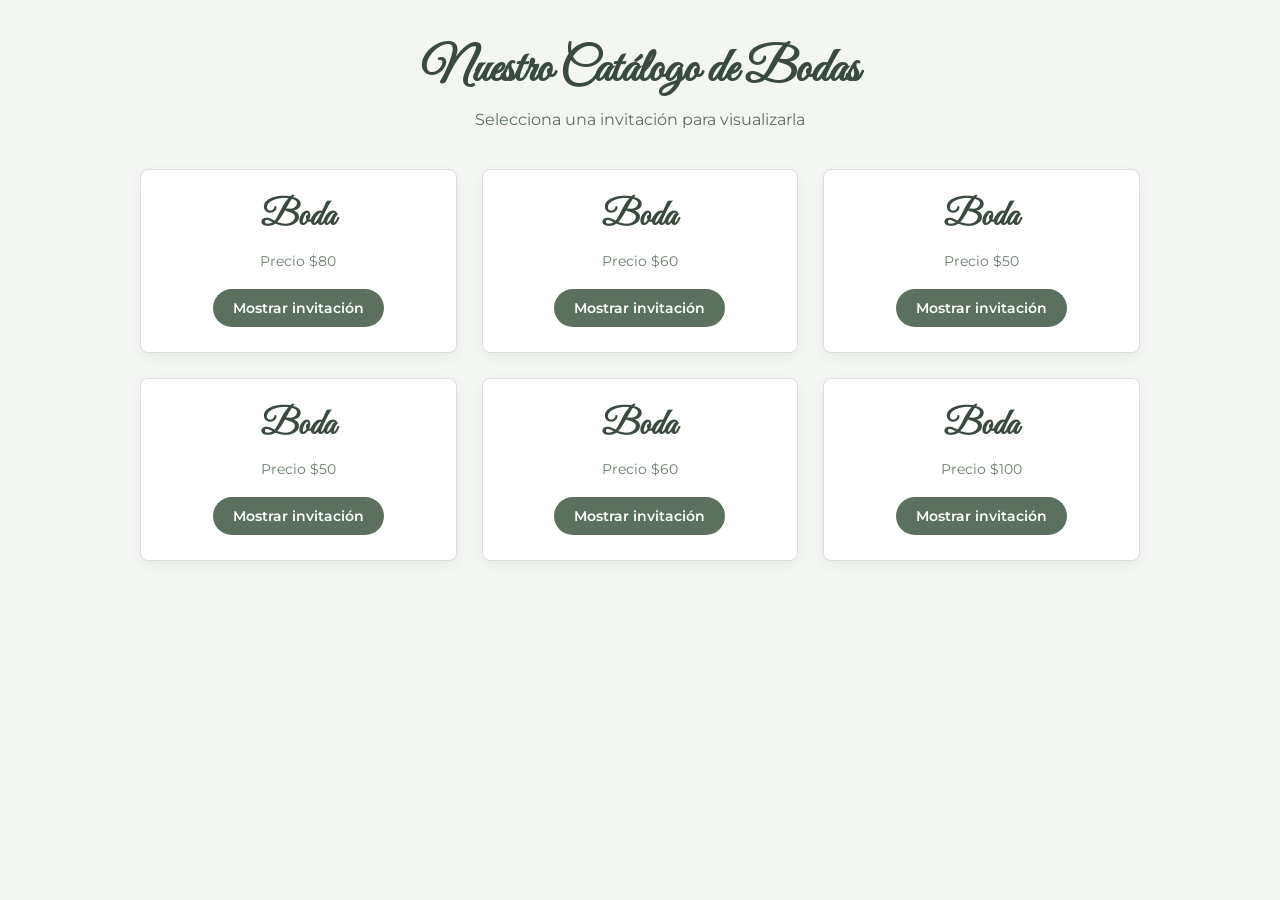
<file: index.html>
<!DOCTYPE html>
<html lang="es">
<head>
    <meta charset="UTF-8">
    <meta name="viewport" content="width=device-width, initial-scale=1.0">
    <title>Catálogo de Invitaciones</title>
    <!-- Fuentes elegantes -->
    <link href="https://fonts.googleapis.com/css2?family=Great+Vibes&family=Montserrat:wght@300;400;600&display=swap" rel="stylesheet">
    
    <style>
        body {
            background-color: #f4f6f4;
            font-family: 'Montserrat', sans-serif;
            color: #4a5d4e;
            margin: 0;
            padding: 40px 20px;
        }

        header {
            text-align: center;
            margin-bottom: 40px;
        }

        header h1 {
            font-family: 'Great Vibes', cursive;
            font-size: 3rem;
            color: #3b4a3e;
            margin: 0;
        }

        header p {
            font-size: 1rem;
            color: #5c6e60;
            margin-top: 10px;
        }

        /* Contenedor de la cuadrícula de invitaciones */
        .catalog-grid {
            display: grid;
            grid-template-columns: repeat(auto-fit, minmax(280px, 1fr));
            gap: 25px;
            max-width: 1000px;
            margin: 0 auto;
        }

        /* Tarjeta individual del catálogo */
        .invitation-card {
            background-color: #ffffff;
            border-radius: 8px;
            box-shadow: 0 4px 15px rgba(0, 0, 0, 0.05);
            padding: 25px;
            text-align: center;
            border: 1px solid #dcdedc;
            transition: transform 0.3s ease, box-shadow 0.3s ease;
        }

        .invitation-card:hover {
            transform: translateY(-5px);
            box-shadow: 0 8px 25px rgba(0, 0, 0, 0.1);
        }

        .invitation-card h3 {
            font-family: 'Great Vibes', cursive;
            font-size: 2.2rem;
            color: #3b4a3e;
            margin: 0 0 10px 0;
        }

        .invitation-card p {
            font-size: 0.85rem;
            color: #6c7e6e;
            margin-bottom: 20px;
        }

        /* Botón para mostrar la invitación */
        .btn-show {
            background-color: #5b705e;
            color: white;
            border: none;
            padding: 10px 20px;
            font-size: 0.9rem;
            font-family: 'Montserrat', sans-serif;
            font-weight: 600;
            border-radius: 20px;
            cursor: pointer;
            text-decoration: none;
            display: inline-block;
            transition: background-color 0.3s ease;
        }

        .btn-show:hover {
            background-color: #4a5d4e;
        }
    </style>
</head>
<body>

    <header>
        <h1>Nuestro Catálogo de Bodas</h1>
        <p>Selecciona una invitación para visualizarla</p>
    </header>

    <div class="catalog-grid">
        <!-- Invitación 1 -->
        <div class="invitation-card">
            <h3>Boda</h3>
             <p>Precio $80</p>
            <a href="invitacion1/invitacion1.html" class="btn-show">Mostrar invitación</a>
        </div>

        <!-- Invitación 2 -->
        <div class="invitation-card">
            <h3>Boda</h3>
             <p>Precio $60</p>
            <a href="invitacion2/invitacion2.html" class="btn-show">Mostrar invitación</a>
        </div>

        <!-- Invitación 3 -->
        <div class="invitation-card">
            <h3>Boda</h3>
           <p>Precio $50</p>
            <a href="invitacion3/invitacion3.html" class="btn-show">Mostrar invitación</a>
        </div>

        <!-- Invitación 4 -->
        <div class="invitation-card">
            <h3>Boda</h3>
              <p>Precio $50</p>
            <a href="invitacion4.html" class="btn-show">Mostrar invitación</a>
        </div>

        <!-- Invitación 5 -->
        <div class="invitation-card">
            <h3>Boda</h3>
            <p>Precio $60</p>
            <a href="invitacion5.html" class="btn-show">Mostrar invitación</a>
        </div>

        <!-- Invitación 6 -->
        <div class="invitation-card">
            <h3>Boda</h3>
            <p>Precio $100</p>
            <a href="invitacion6.html" class="btn-show">Mostrar invitación</a>
        </div>
    </div>

</body>
</html>
</file>
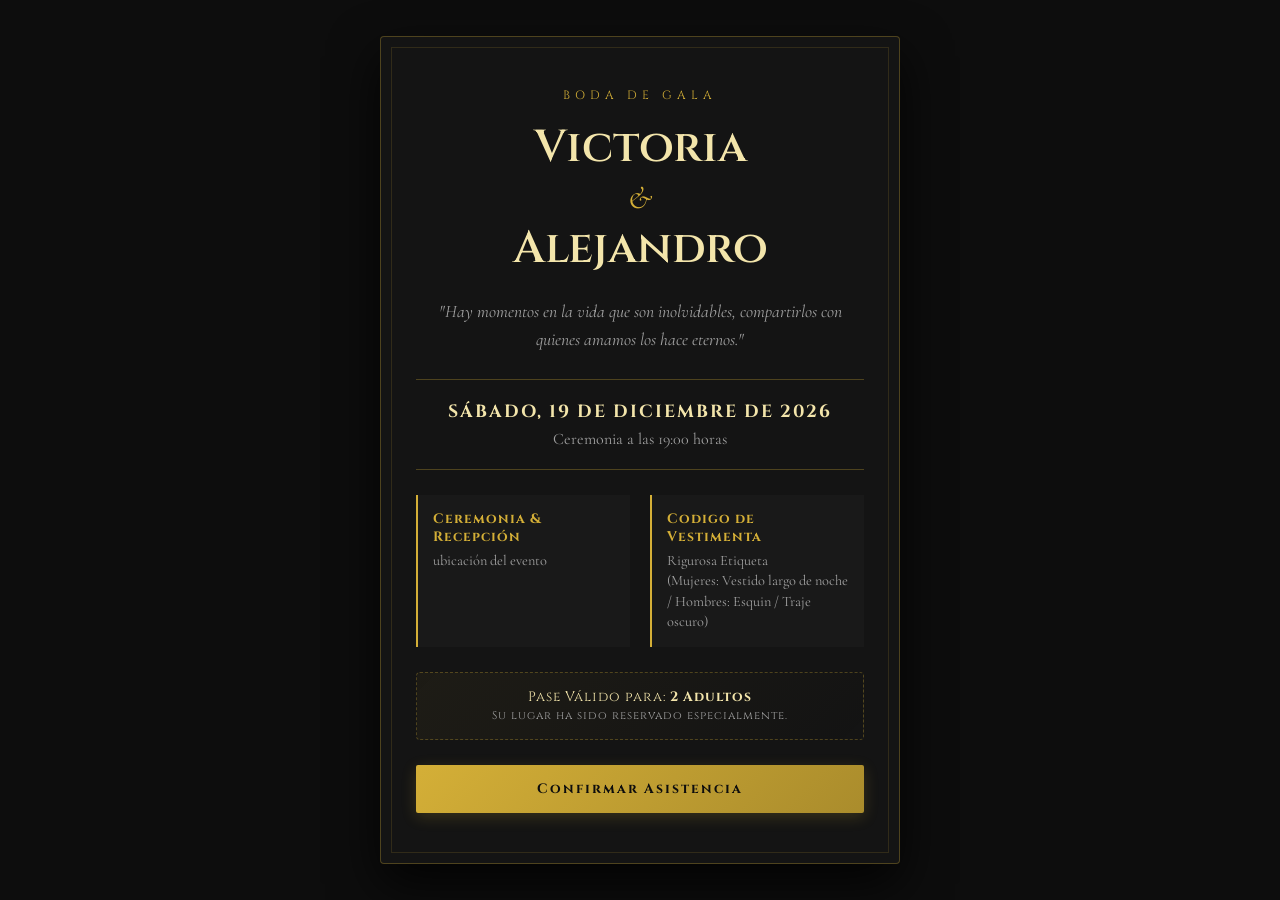
<file: invitacion4.html>
<!DOCTYPE html>
<html lang="es">
<head>
    <meta charset="UTF-8">
    <meta name="viewport" content="width=device-width, initial-scale=1.0">
    <title>Boda de Lujo - Victoria & Alejandro</title>
    <!-- Fuentes elegantes de Google Fonts para estilo alta gama -->
    <link href="https://fonts.googleapis.com/css2?family=Cinzel:wght@400;600;700&family=Cormorant+Garamond:ital,wght@0,400;0,600;1,400&display=swap" rel="stylesheet">
    
    <style>
        :root {
            --bg-color: #0d0d0d;
            --card-bg: #141414;
            --gold: #d4af37;
            --gold-light: #f3e5ab;
            --text-main: #e0e0e0;
            --text-muted: #a0a0a0;
            --border-gold: rgba(212, 175, 55, 0.3);
        }

        *, *::before, *::after {
            box-sizing: border-box;
            margin: 0;
            padding: 0;
        }

        body {
            background-color: var(--bg-color);
            font-family: 'Cormorant Garamond', serif;
            color: var(--text-main);
            min-height: 100vh;
            display: flex;
            justify-content: center;
            align-items: center;
            padding: 20px;
        }

        .invitation-card {
            background-color: var(--card-bg);
            width: 100%;
            max-width: 520px;
            padding: 50px 35px;
            border-radius: 4px;
            box-shadow: 0 20px 50px rgba(0, 0, 0, 0.8);
            text-align: center;
            border: 1px solid var(--border-gold);
            position: relative;
        }

        /* Marco interior fino dorado */
        .invitation-card::after {
            content: '';
            position: absolute;
            top: 10px; left: 10px; right: 10px; bottom: 10px;
            border: 1px solid rgba(212, 175, 55, 0.15);
            pointer-events: none;
        }

        .tag-top {
            font-family: 'Cinzel', serif;
            font-size: 0.75rem;
            text-transform: uppercase;
            letter-spacing: 5px;
            color: var(--gold);
            margin-bottom: 20px;
        }

        .names {
            font-family: 'Cinzel', serif;
            font-size: 2.8rem;
            color: var(--gold-light);
            font-weight: 600;
            line-height: 1.1;
            margin-bottom: 10px;
        }

        .names span {
            font-style: italic;
            font-weight: 400;
            font-size: 2rem;
            display: block;
            color: var(--gold);
            margin: 8px 0;
            font-family: 'Cormorant Garamond', serif;
        }

        .intro-text {
            font-size: 1.1rem;
            color: var(--text-muted);
            line-height: 1.6;
            margin: 25px 0;
            font-style: italic;
        }

        /* Bloque de fecha de alta gama */
        .date-box {
            border-top: 1px solid var(--border-gold);
            border-bottom: 1px solid var(--border-gold);
            padding: 20px 0;
            margin: 25px 0;
        }

        .date-box h3 {
            font-family: 'Cinzel', serif;
            font-size: 1.1rem;
            color: var(--gold-light);
            letter-spacing: 2px;
            margin-bottom: 5px;
        }

        .date-box p {
            font-size: 1rem;
            color: var(--text-muted);
        }

        /* Secciones de detalles exclusivos (Grid de 2) */
        .luxury-grid {
            display: grid;
            grid-template-columns: 1fr 1fr;
            gap: 20px;
            margin: 25px 0;
            text-align: left;
        }

        .luxury-item {
            background-color: rgba(255, 255, 255, 0.02);
            padding: 15px;
            border-left: 2px solid var(--gold);
        }

        .luxury-item h4 {
            font-family: 'Cinzel', serif;
            font-size: 0.85rem;
            color: var(--gold);
            letter-spacing: 1px;
            margin-bottom: 5px;
        }

        .luxury-item p {
            font-size: 0.9rem;
            color: var(--text-muted);
            line-height: 1.4;
        }

        /* Sección de Pase Exclusivo */
        .pass-section {
            background: linear-gradient(135deg, rgba(212,175,55,0.05), transparent);
            border: 1px dashed var(--border-gold);
            padding: 15px;
            border-radius: 4px;
            margin: 25px 0;
            font-family: 'Cinzel', serif;
            font-size: 0.85rem;
            letter-spacing: 1px;
            color: var(--gold-light);
        }

        /* Botón de Lujo */
        .btn-luxury {
            background: linear-gradient(135deg, #d4af37, #aa8c2c);
            color: #0d0d0d;
            border: none;
            width: 100%;
            padding: 15px;
            font-family: 'Cinzel', serif;
            font-weight: 700;
            font-size: 0.85rem;
            letter-spacing: 2px;
            border-radius: 2px;
            cursor: pointer;
            text-decoration: none;
            display: block;
            transition: opacity 0.3s ease;
            box-shadow: 0 4px 15px rgba(212, 175, 55, 0.2);
            margin-top: 25px;
        }

        .btn-luxury:hover {
            opacity: 0.9;
        }
    </style>
</head>
<body>

    <div class="invitation-card">
        <div class="tag-top">Boda de Gala</div>
        
        <div class="names">
            Victoria
            <span>&</span>
            Alejandro
        </div>

        <p class="intro-text">
            "Hay momentos en la vida que son inolvidables, compartirlos con quienes amamos los hace eternos."
        </p>

        <!-- Fecha -->
        <div class="date-box">
            <h3>SÁBADO, 19 DE DICIEMBRE DE 2026</h3>
            <p>Ceremonia a las 19:00 horas</p>
        </div>

        <!-- Detalles de Lujo (Ubicación y Dress Code) -->
        <div class="luxury-grid">
            <div class="luxury-item">
                <h4>Ceremonia & Recepción</h4>
                <p>ubicación del evento</p>
            </div>
            <div class="luxury-item">
                <h4>Codigo de Vestimenta</h4>
                <p>Rigurosa Etiqueta <br>(Mujeres: Vestido largo de noche / Hombres: Esquin / Traje oscuro)</p>
            </div>
        </div>


        <!-- Pase Personalizado -->
        <div class="pass-section">
            Pase Válido para: <strong>2 Adultos</strong><br>
            <span style="font-size: 0.7rem; color: var(--text-muted);">Su lugar ha sido reservado especialmente.</span>
        </div>

        <!-- Botón Confirmación -->
        <a href="#" class="btn-luxury" onclick="confirmarAsistencia(); return false;">Confirmar Asistencia</a>
    </div>

    <script>
        // Función de confirmación vía WhatsApp al número 833 255 5301
        function confirmarAsistencia() {
            const telefono = "5218332555301";
            const mensaje = encodeURIComponent("¡Estimados Victoria y Alejandro! Confirmo mi asistencia con mucho entusiasmo a su enlace de gala. ¡Allí nos veremos!");
            window.open(`https://wa.me/${telefono}?text=${mensaje}`, '_blank');
        }
    </script>
</body>
</html>
</file>
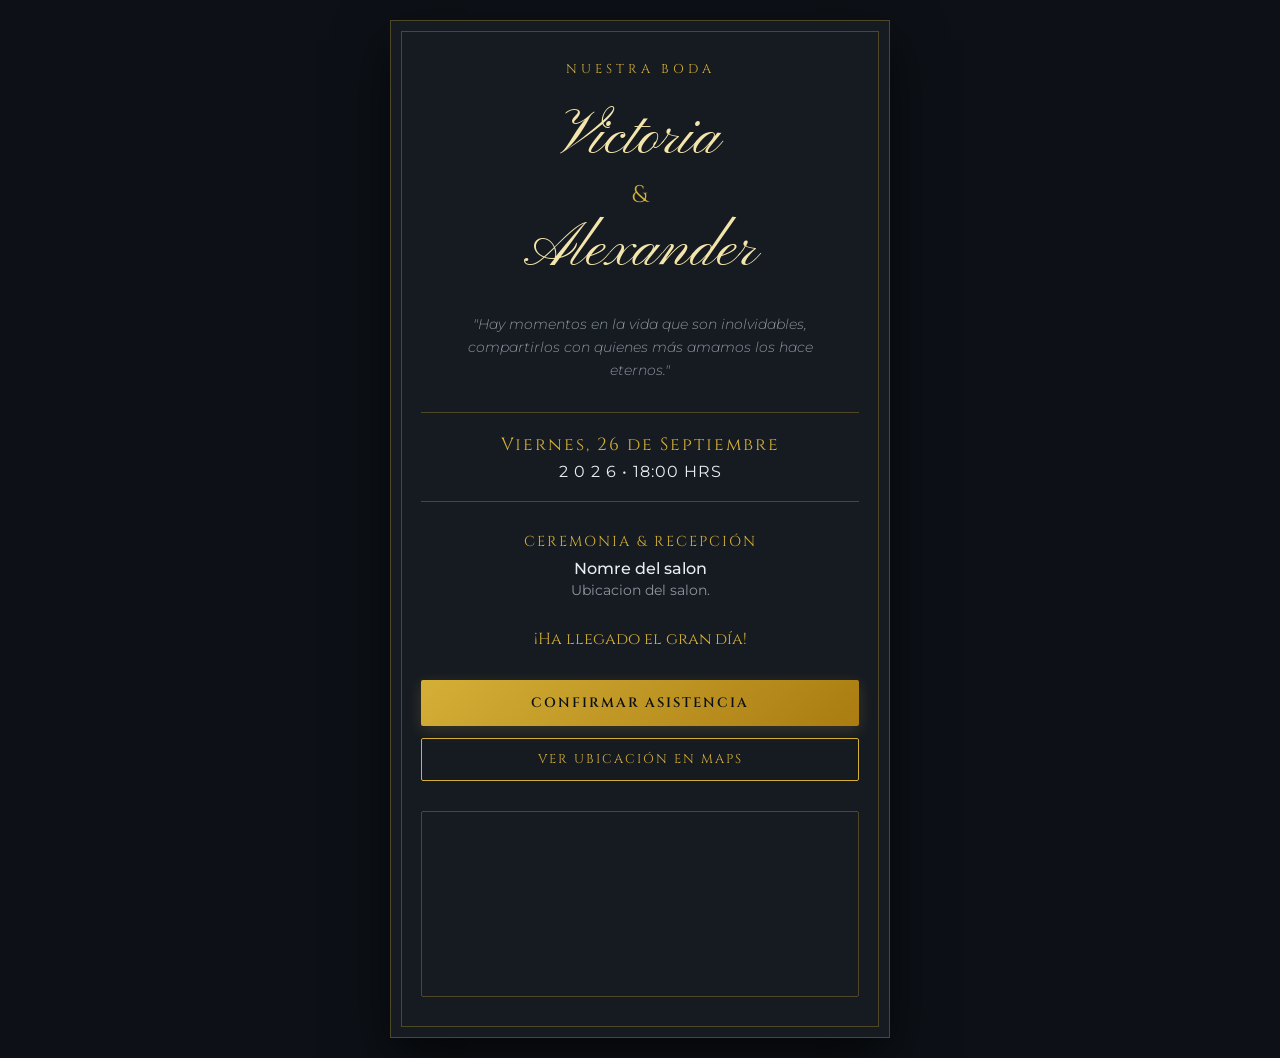
<file: invitacion5.html>
<!DOCTYPE html>
<html lang="es">
<head>
    <meta charset="UTF-8">
    <meta name="viewport" content="width=device-width, initial-scale=1.0">
    <title>Nuestra Boda - Victoria & Alexander</title>
    <!-- Fuentes elegantes de Google Fonts -->
    <link href="https://fonts.googleapis.com/css2?family=Cinzel:wght@400;600;700&family=Pinyon+Script&family=Montserrat:wght@300;400;500&display=swap" rel="stylesheet">
    
    <style>
        :root {
            --bg-color: #0d1117;
            --card-bg: #161b22;
            --gold: #d4af37;
            --gold-light: #f3e5ab;
            --text-main: #e6edf3;
            --text-muted: #8b949e;
            --border-gold: rgba(212, 175, 55, 0.3);
        }

        *, *::before, *::after {
            box-sizing: border-box;
            margin: 0;
            padding: 0;
        }

        body {
            background-color: var(--bg-color);
            font-family: 'Montserrat', sans-serif;
            color: var(--text-main);
            min-height: 100vh;
            display: flex;
            justify-content: center;
            align-items: center;
            padding: 20px;
            overflow-x: hidden;
        }

        .invitation-container {
            width: 100%;
            max-width: 500px;
            background: var(--card-bg);
            border: 1px solid var(--border-gold);
            box-shadow: 0 20px 50px rgba(0, 0, 0, 0.7);
            position: relative;
            padding: 40px 30px;
            text-align: center;
        }

        /* Marco interior ornamental */
        .invitation-container::before {
            content: '';
            position: absolute;
            top: 10px; left: 10px; right: 10px; bottom: 10px;
            border: 1px solid var(--border-gold);
            pointer-events: none;
        }

        .header-tag {
            font-family: 'Cinzel', serif;
            font-size: 0.8rem;
            letter-spacing: 4px;
            text-transform: uppercase;
            color: var(--gold);
            margin-bottom: 25px;
        }

        .names {
            font-family: 'Pinyon Script', cursive;
            font-size: 3.8rem;
            color: var(--gold-light);
            line-height: 1.2;
            margin: 15px 0;
        }

        .ampersand {
            font-family: 'Cinzel', serif;
            font-size: 1.5rem;
            color: var(--gold);
            display: block;
            margin: 5px 0;
            font-weight: 400;
        }

        .quote {
            font-size: 0.9rem;
            font-weight: 300;
            color: var(--text-muted);
            font-style: italic;
            margin: 25px 0;
            line-height: 1.6;
            padding: 0 20px;
        }

        .date-box {
            border-top: 1px solid var(--border-gold);
            border-bottom: 1px solid var(--border-gold);
            padding: 20px 0;
            margin: 30px 0;
        }

        .date-day {
            font-family: 'Cinzel', serif;
            font-size: 1.1rem;
            letter-spacing: 2px;
            color: var(--gold);
            margin-bottom: 5px;
        }

        .date-full {
            font-size: 1rem;
            font-weight: 400;
            letter-spacing: 1px;
        }

        .venue-section {
            margin-bottom: 30px;
        }

        .venue-title {
            font-family: 'Cinzel', serif;
            font-size: 0.9rem;
            letter-spacing: 2px;
            color: var(--gold);
            margin-bottom: 8px;
            text-transform: uppercase;
        }

        .venue-name {
            font-size: 1rem;
            font-weight: 500;
            margin-bottom: 4px;
        }

        .venue-address {
            font-size: 0.85rem;
            color: var(--text-muted);
            margin-bottom: 15px;
        }

        /* Cuenta regresiva */
        .countdown-container {
            display: flex;
            justify-content: center;
            gap: 15px;
            margin: 30px 0;
        }

        .countdown-item {
            background: rgba(212, 175, 55, 0.05);
            border: 1px solid var(--border-gold);
            padding: 10px 15px;
            min-width: 70px;
            border-radius: 4px;
        }

        .countdown-number {
            font-family: 'Cinzel', serif;
            font-size: 1.2rem;
            color: var(--gold-light);
            font-weight: 600;
        }

        .countdown-label {
            font-size: 0.65rem;
            text-transform: uppercase;
            letter-spacing: 1px;
            color: var(--text-muted);
            margin-top: 4px;
        }

        /* Botones de acción */
        .action-buttons {
            display: flex;
            flex-direction: column;
            gap: 12px;
            margin-top: 25px;
        }

        .btn-gold {
            background: linear-gradient(135deg, #d4af37 0%, #aa7c11 100%);
            color: #0d1117;
            border: none;
            padding: 14px 20px;
            font-family: 'Cinzel', serif;
            font-size: 0.85rem;
            font-weight: 600;
            letter-spacing: 2px;
            text-transform: uppercase;
            cursor: pointer;
            text-decoration: none;
            border-radius: 2px;
            transition: opacity 0.3s ease, transform 0.2s ease;
            box-shadow: 0 4px 15px rgba(212, 175, 55, 0.2);
            display: block;
        }

        .btn-gold:hover {
            opacity: 0.9;
            transform: translateY(-2px);
        }

        .btn-outline {
            background: transparent;
            color: var(--gold);
            border: 1px solid var(--gold);
            padding: 12px 20px;
            font-family: 'Cinzel', serif;
            font-size: 0.8rem;
            letter-spacing: 2px;
            text-transform: uppercase;
            cursor: pointer;
            text-decoration: none;
            border-radius: 2px;
            transition: background 0.3s ease;
            display: block;
        }

        .btn-outline:hover {
            background: rgba(212, 175, 55, 0.1);
        }

        /* Mapa de Google Maps adaptado */
        .map-wrapper {
            margin-top: 30px;
            border: 1px solid var(--border-gold);
            border-radius: 2px;
            overflow: hidden;
        }

        iframe {
            width: 100%;
            height: 180px;
            border: none;
            filter: invert(90%) hue-rotate(180deg);
        }
    </style>
</head>
<body>

    <div class="invitation-container">
        <div class="header-tag">Nuestra Boda</div>

        <div class="names">
            Victoria
            <span class="ampersand">&</span>
            Alexander
        </div>

        <p class="quote">
            "Hay momentos en la vida que son inolvidables, compartirlos con quienes más amamos los hace eternos."
        </p>

        <div class="date-box">
            <div class="date-day">Viernes, 26 de Septiembre</div>
            <div class="date-full">2 0 2 6 &bull; 18:00 HRS</div>
        </div>

        <div class="venue-section">
            <div class="venue-title">Ceremonia & Recepción</div>
            <div class="venue-name">Nomre del salon</div>
            <div class="venue-address">Ubicacion del salon.</div>
        </div>

        <!-- Cuenta Regresiva -->
        <div class="countdown-container">
            <div class="countdown-item">
                <div class="countdown-number" id="days">00</div>
                <div class="countdown-label">Días</div>
            </div>
            <div class="countdown-item">
                <div class="countdown-number" id="hours">00</div>
                <div class="countdown-label">Horas</div>
            </div>
            <div class="countdown-item">
                <div class="countdown-number" id="minutes">00</div>
                <div class="countdown-label">Min</div>
            </div>
            <div class="countdown-item">
                <div class="countdown-number" id="seconds">00</div>
                <div class="countdown-label">Seg</div>
            </div>
        </div>

        <!-- Botones de Acción -->
        <div class="action-buttons">
            <a href="#" class="btn-gold" onclick="confirmarAsistencia(); return false;">Confirmar Asistencia</a>
            <a href="https://maps.google.com" target="_blank" class="btn-outline">Ver Ubicación en Maps</a>
        </div>

        <!-- Mapa de Google Maps -->
        <div class="map-wrapper">
            <iframe src="https://www.google.com/maps/embed?pb=!1m18!1m12!1m3!1d3745.2!2d-97.86!3d22.23!2m3!1f0!2f0!3f0!3m2!1i1024!2i768!4f13.1!3m3!1m2!1s0x0%3A0x0!2zMjLCsDEzJzQ4LjAiTiA5N8KwNTUnMzAuMCJX!5e0!3m2!1ses!2smx!4v1620000000000!5m2!1ses!2smx" allowfullscreen="" loading="lazy"></iframe>
        </div>
    </div>

    <script>
        // Cuenta regresiva hacia el 26 de Septiembre de 2026 a las 18:00:00
        const weddingDate = new Date("Sep 26, 2026 18:00:00").getTime();

        function updateCountdown() {
            const now = new Date().getTime();
            const distance = weddingDate - now;

            if (distance < 0) {
                document.querySelector(".countdown-container").innerHTML = "<div style='color:var(--gold); font-family: Cinzel; width: 100%;'>¡Ha llegado el gran día!</div>";
                return;
            }

            const days = Math.floor(distance / (1000 * 60 * 60 * 24));
            const hours = Math.floor((distance % (1000 * 60 * 60 * 24)) / (1000 * 60 * 60));
            const minutesExact = Math.floor((distance % (1000 * 60 * 60)) / (1000 * 60));
            const seconds = Math.floor((distance % (1000 * 60)) / 1000);

            document.getElementById("days").innerText = String(days).padStart(2, '0');
            document.getElementById("hours").innerText = String(hours).padStart(2, '0');
            document.getElementById("minutes").innerText = String(minutesExact).padStart(2, '0');
            document.getElementById("seconds").innerText = String(seconds).padStart(2, '0');
        }

        setInterval(updateCountdown, 1000);
        updateCountdown();

        // Función de confirmación vía WhatsApp al número 833 255 5301
        function confirmarAsistencia() {
            const telefono = "5218332555301";
            const mensaje = encodeURIComponent("¡Hola! Confirmo con mucho gusto mi asistencia a la boda de Victoria & Alexander. ¡Allí nos veremos!");
            window.open(`https://wa.me/${telefono}?text=${mensaje}`, '_blank');
        }
    </script>
</body>
</html>
</file>
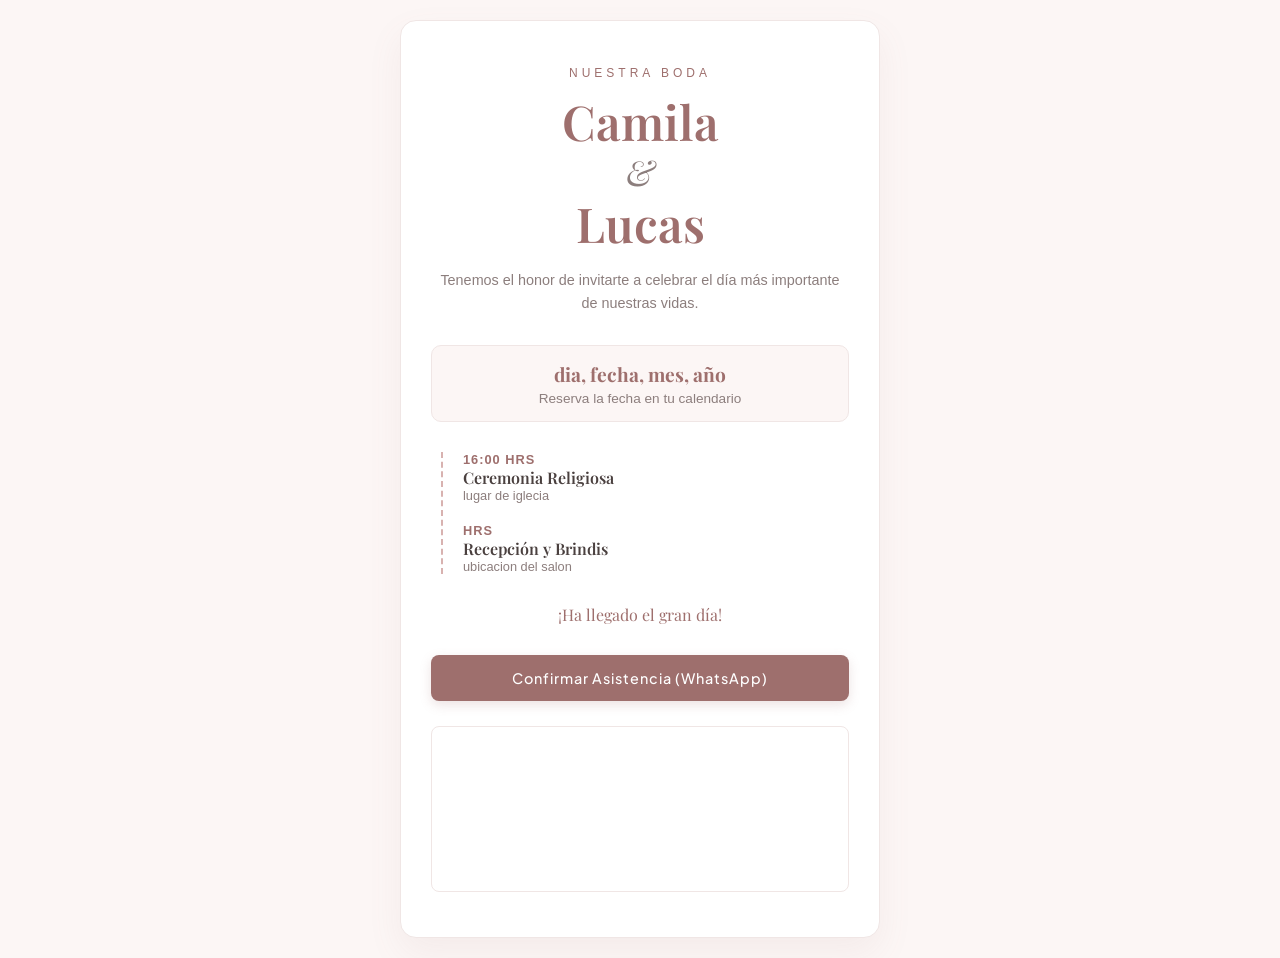
<file: invitacion2/invitacion2.html>
<!DOCTYPE html>
<html lang="es">
<head>
    <meta charset="UTF-8">
    <meta name="viewport" content="width=device-width, initial-scale=1.0">
    <title>Nuestra Boda - Camila & Lucas</title>
    <!-- Fuentes elegantes de Google Fonts -->
    <link href="https://fonts.googleapis.com/css2?family=Playfair+Display:ital,wght@0,400;0,600;1,400&family=Plus+Jakarta+Sans:wght@300;400;500&display=swap" rel="stylesheet">
<link rel="stylesheet" href="invitacion2.css">
    <div class="invitation-card">
        <div class="tag-top">Nuestra Boda</div>
        
        <div class="names">
            Camila
            <span>&</span>
            Lucas
        </div>

        <p class="intro-text">
            Tenemos el honor de invitarte a celebrar el día más importante de nuestras vidas.
        </p>

        <!-- Fecha destacada -->
        <div class="date-badge">
            <h3>dia, fecha, mes, año</h3>
            <p>Reserva la fecha en tu calendario</p>
        </div>

        <!-- Itinerario del evento -->
        <div class="timeline">
            <div class="timeline-item">
                <div class="timeline-time">16:00 HRS</div>
                <div class="timeline-title">Ceremonia Religiosa</div>
                <div class="timeline-desc">lugar de iglecia</div>
            </div>
            <div class="timeline-item">
                <div class="timeline-time"> HRS</div>
                <div class="timeline-title">Recepción y Brindis</div>
                <div class="timeline-desc">ubicacion del salon</div>
            </div>
        </div>

        <!-- Cuenta Regresiva -->
        <div class="countdown-box">
            <div class="time-box">
                <div class="time-num" id="days">00</div>
                <div class="time-lbl">Días</div>
            </div>
            <div class="time-box">
                <div class="time-num" id="hours">00</div>
                <div class="time-lbl">Horas</div>
            </div>
            <div class="time-box">
                <div class="time-num" id="minutes">00</div>
                <div class="time-lbl">Min</div>
            </div>
            <div class="time-box">
                <div class="time-num" id="seconds">00</div>
                <div class="time-lbl">Seg</div>
            </div>
        </div>

        <!-- Botón de Confirmación -->
        <a href="#" class="btn-main" onclick="confirmarAsistencia(); return false;">Confirmar Asistencia (WhatsApp)</a>

        <!-- Mapa de ubicación -->
        <div class="map-box">
            <iframe src="https://www.google.com/maps/embed?pb=!1m18!1m12!1m3!1d3745.0!2d-98.85!3d22.25!2m3!1f0!2f0!3f0!3m2!1i1024!2i768!4f13.1!3m3!1m2!1s0x0%3A0x0!2zMjLCsDE1JzAwLjAiTiA5OMKwNTEnMDAuMCJX!5e0!3m2!1ses!2smx!4v1620000000000!5m2!1ses!2smx" allowfullscreen="" loading="lazy"></iframe>
        </div>
    </div>
    
                </body>
<script src="invitacion2.js"></script>
</html>
</file>
<file: invitacion2/invitacion2.css>
:root {
            --bg-color: #fcf6f5;
            --card-bg: #ffffff;
            --primary: #9e6f6d; /* Tono palo de rosa / marrón suave */
            --accent: #d8b2b0;
            --text-main: #4a403f;
            --text-muted: #8c7e7d;
            --border-light: #f0e6e5;
        }

        *, *::before, *::after {
            box-sizing: border-box;
            margin: 0;
            padding: 0;
        }

        body {
            background-color: var(--bg-color);
            font-family: 'Plus Jakarta+ Sans', sans-serif;
            color: var(--text-main);
            min-height: 100vh;
            display: flex;
            justify-content: center;
            align-items: center;
            padding: 20px;
        }

        .invitation-card {
            background-color: var(--card-bg);
            width: 100%;
            max-width: 480px;
            padding: 45px 30px;
            border-radius: 16px;
            box-shadow: 0 15px 35px rgba(158, 111, 109, 0.08);
            text-align: center;
            border: 1px solid var(--border-light);
        }

        .tag-top {
            font-size: 0.75rem;
            text-transform: uppercase;
            letter-spacing: 4px;
            color: var(--primary);
            font-weight: 500;
            margin-bottom: 15px;
        }

        .names {
            font-family: 'Playfair Display', serif;
            font-size: 3rem;
            color: var(--primary);
            font-weight: 600;
            line-height: 1.1;
            margin-bottom: 10px;
        }

        .names span {
            font-style: italic;
            font-weight: 400;
            font-size: 2.2rem;
            display: block;
            color: var(--text-muted);
            margin: 5px 0;
        }

        .intro-text {
            font-size: 0.9rem;
            color: var(--text-muted);
            line-height: 1.6;
            margin: 20px 0 30px 0;
        }

        /* Bloque de fecha minimalista */
        .date-badge {
            background-color: var(--bg-color);
            border-radius: 10px;
            padding: 15px;
            margin-bottom: 30px;
            border: 1px solid var(--border-light);
        }

        .date-badge h3 {
            font-family: 'Playfair Display', serif;
            font-size: 1.2rem;
            color: var(--primary);
            margin-bottom: 4px;
        }

        .date-badge p {
            font-size: 0.85rem;
            color: var(--text-muted);
        }

        /* Itinerario vertical */
        .timeline {
            margin: 30px 0;
            text-align: left;
            border-left: 2px dashed var(--accent);
            padding-left: 20px;
            margin-left: 10px;
        }

        .timeline-item {
            position: relative;
            margin-bottom: 20px;
        }

        .timeline-item:last-child {
            margin-bottom: 0;
        }

        .timeline-time {
            font-size: 0.8rem;
            font-weight: 600;
            color: var(--primary);
            letter-spacing: 1px;
        }

        .timeline-title {
            font-family: 'Playfair Display', serif;
            font-size: 1rem;
            font-weight: 600;
            color: var(--text-main);
        }

        .timeline-desc {
            font-size: 0.8rem;
            color: var(--text-muted);
        }

        /* Cuenta Regresiva */
        .countdown-box {
            display: grid;
            grid-template-columns: repeat(4, 1fr);
            gap: 8px;
            margin: 30px 0;
        }

        .time-box {
            background-color: var(--bg-color);
            padding: 10px 5px;
            border-radius: 8px;
        }

        .time-num {
            font-family: 'Playfair Display', serif;
            font-size: 1.1rem;
            font-weight: 600;
            color: var(--primary);
        }

        .time-lbl {
            font-size: 0.6rem;
            text-transform: uppercase;
            color: var(--text-muted);
            margin-top: 2px;
        }

        /* Botón de Confirmación */
        .btn-main {
            background-color: var(--primary);
            color: white;
            border: none;
            width: 100%;
            padding: 14px;
            font-family: 'Plus Jakarta Sans', sans-serif;
            font-weight: 500;
            font-size: 0.9rem;
            letter-spacing: 1px;
            border-radius: 8px;
            cursor: pointer;
            text-decoration: none;
            display: block;
            transition: background 0.3s ease;
            box-shadow: 0 4px 12px rgba(158, 111, 109, 0.2);
            margin-top: 20px;
        }

        .btn-main:hover {
            background-color: #895d5b;
        }

        /* Mapa Integrado */
        .map-box {
            margin-top: 25px;
            border-radius: 8px;
            overflow: hidden;
            border: 1px solid var(--border-light);
        }

        iframe {
            width: 100%;
            height: 160px;
            border: none;
        }
</file>
